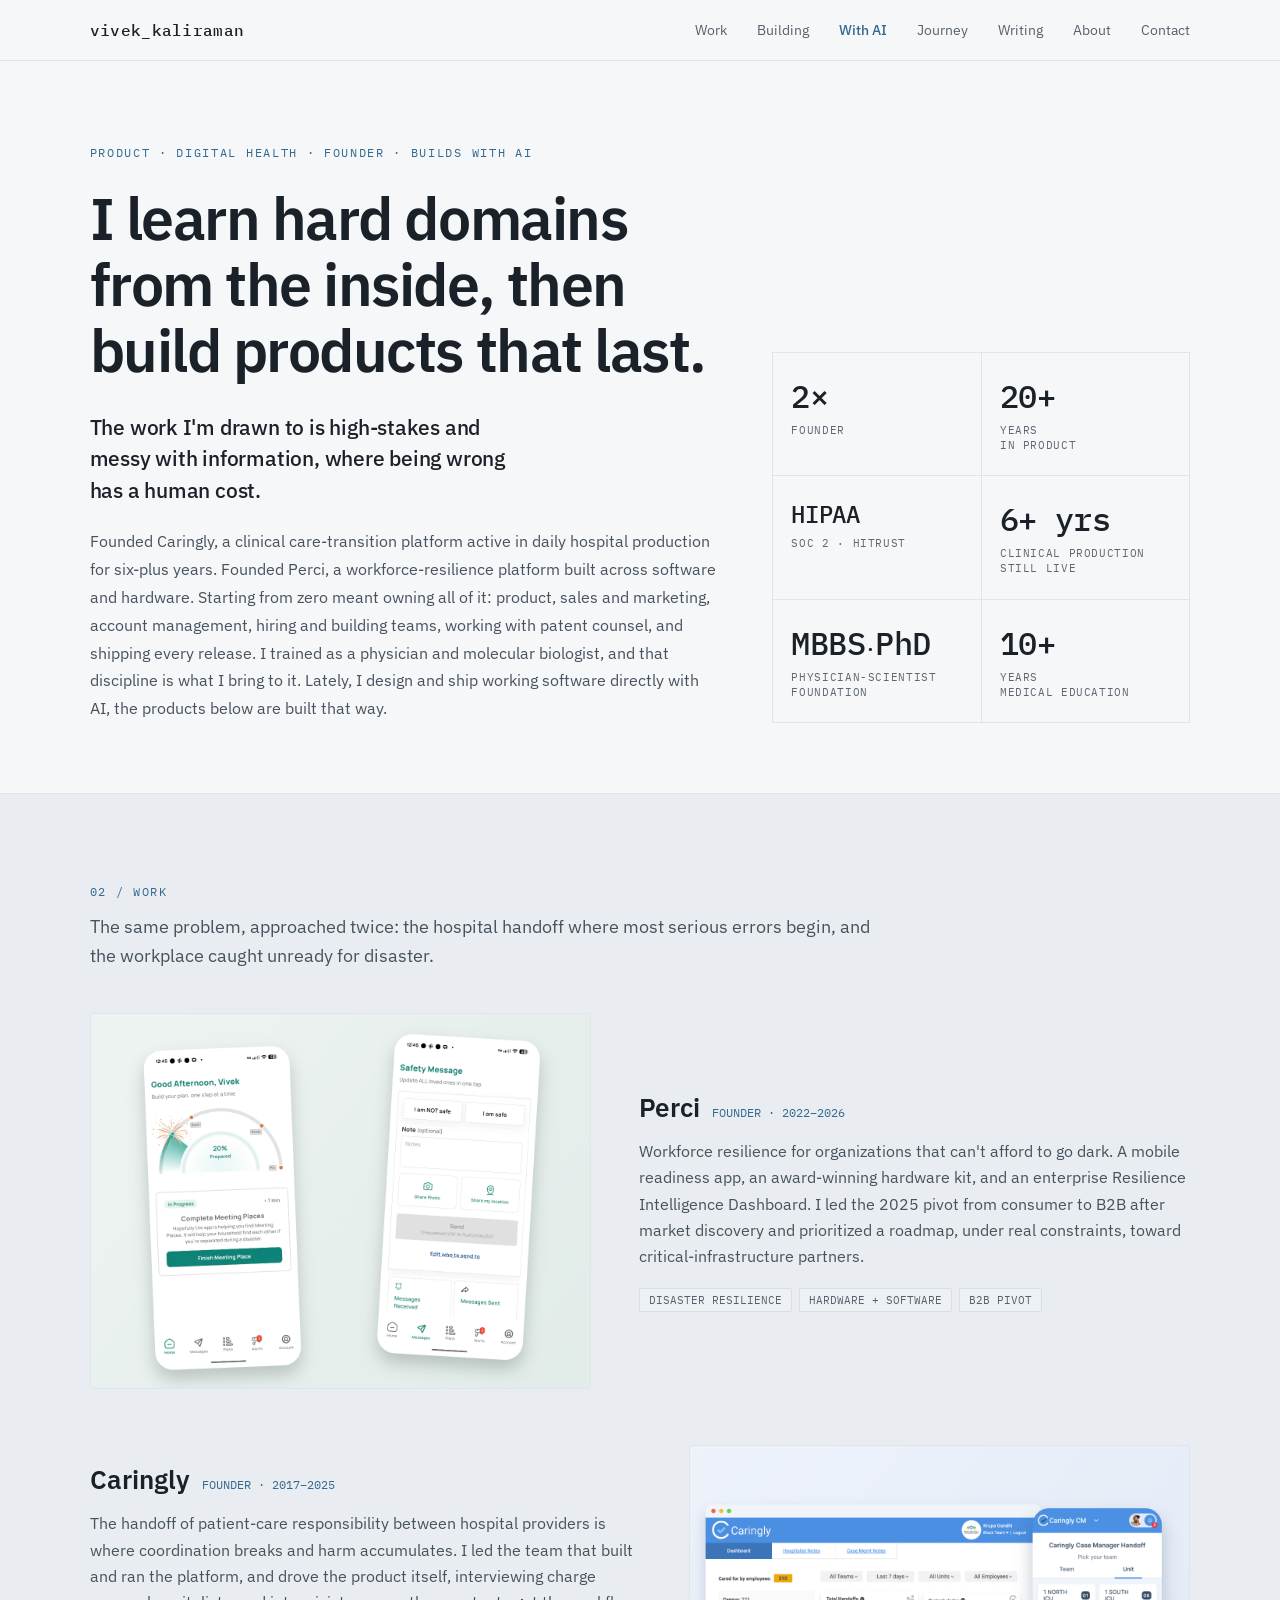
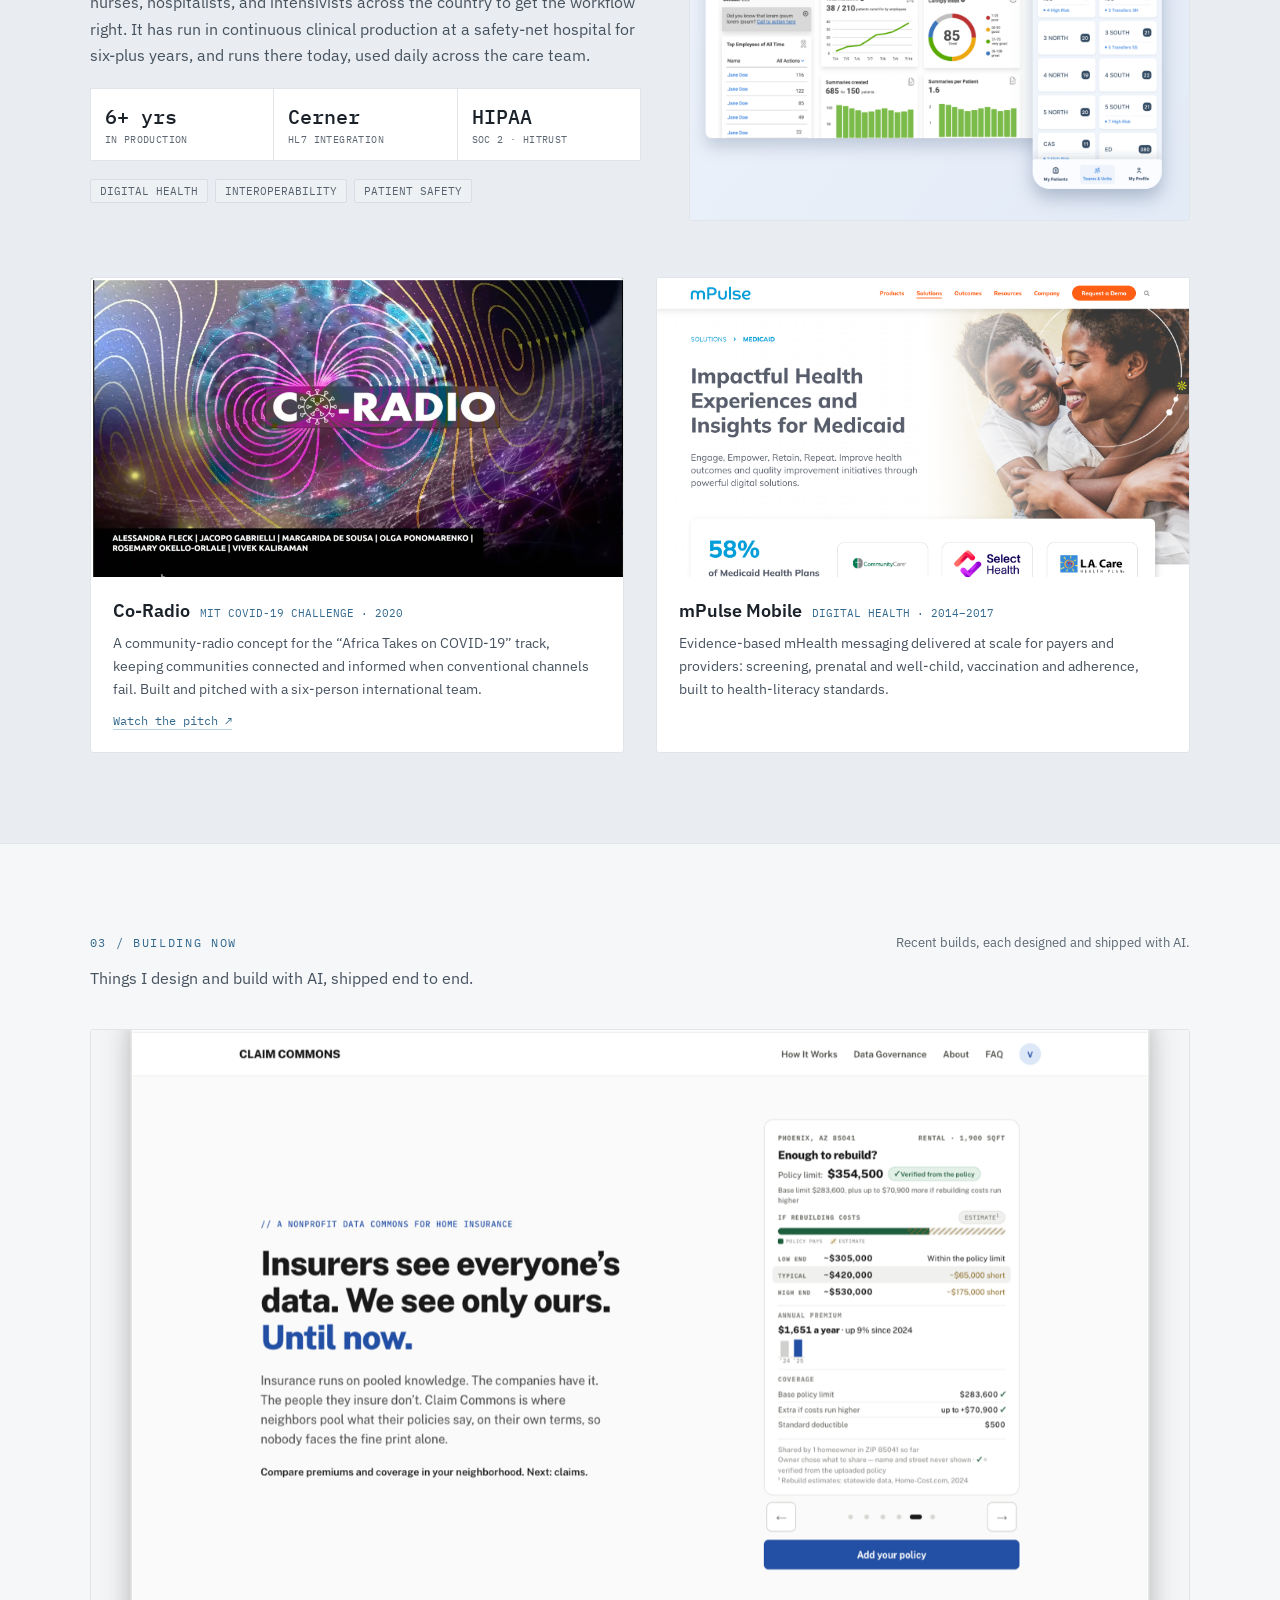
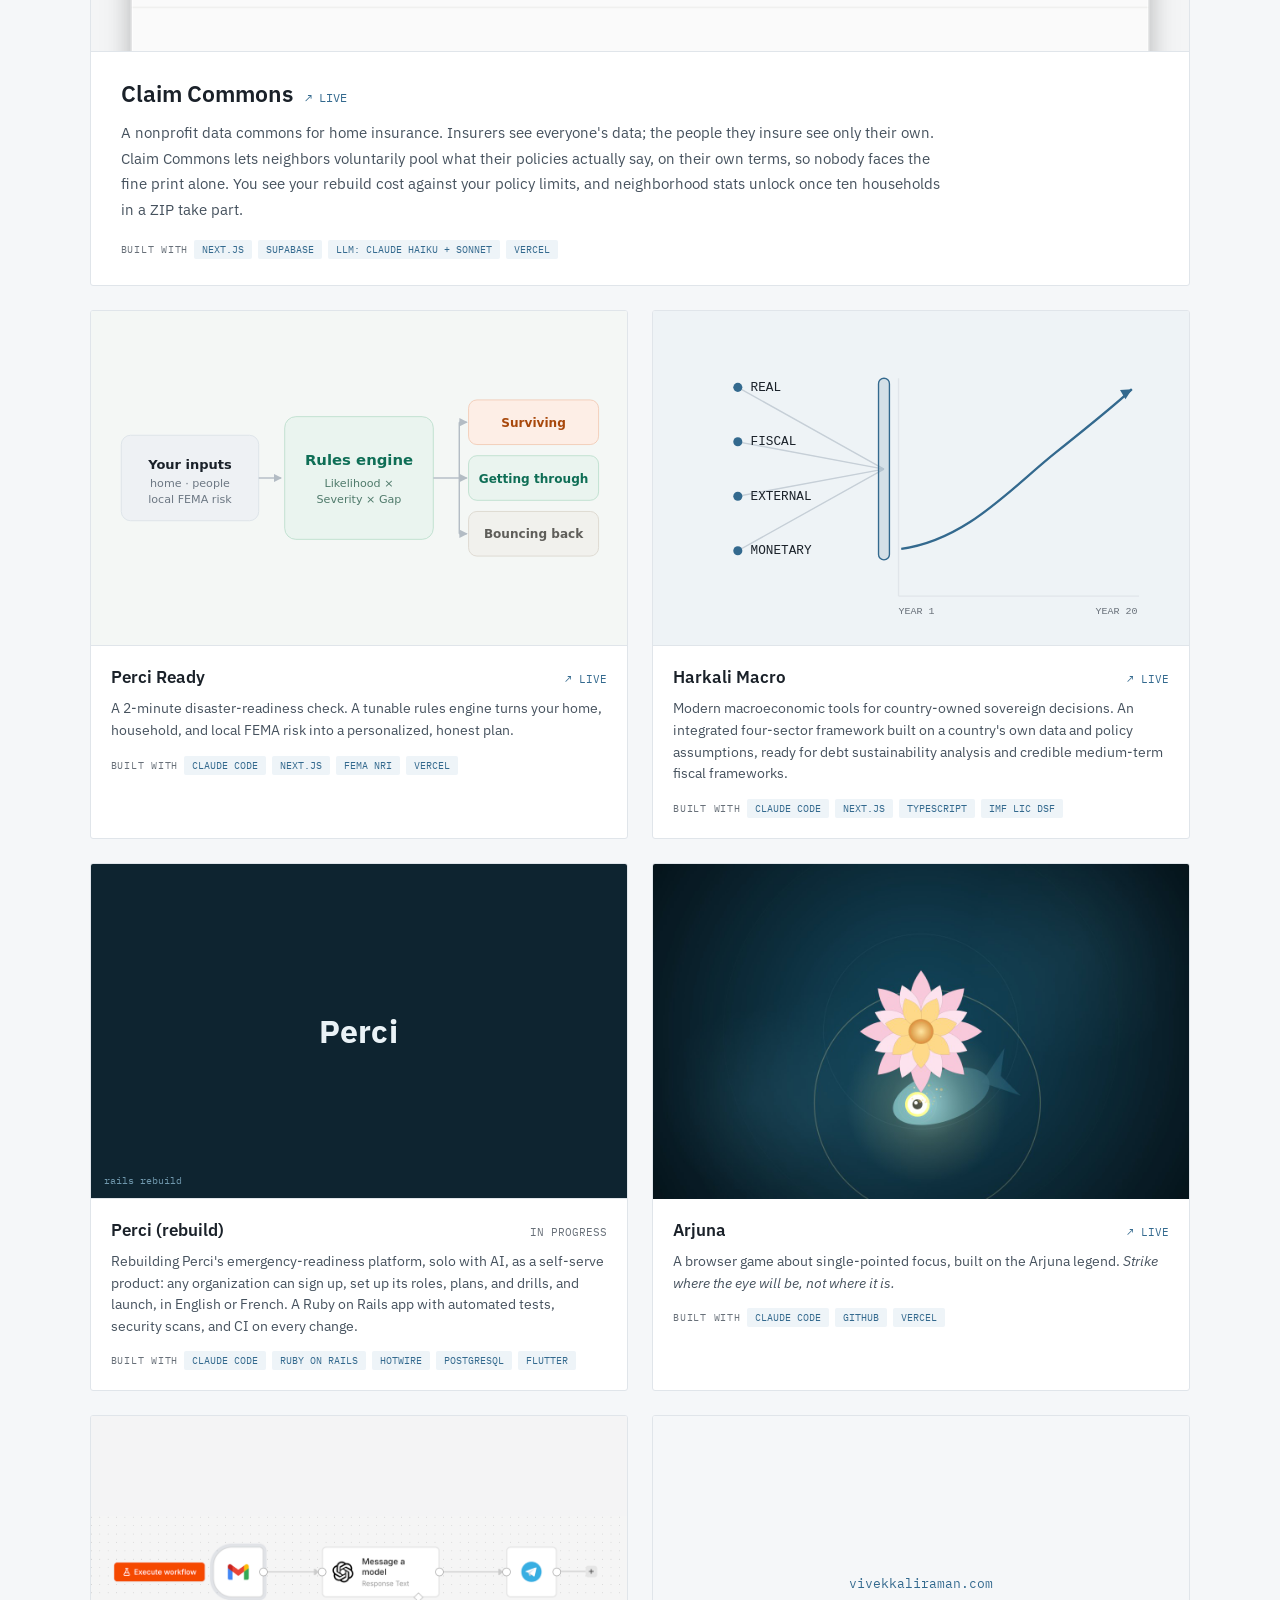
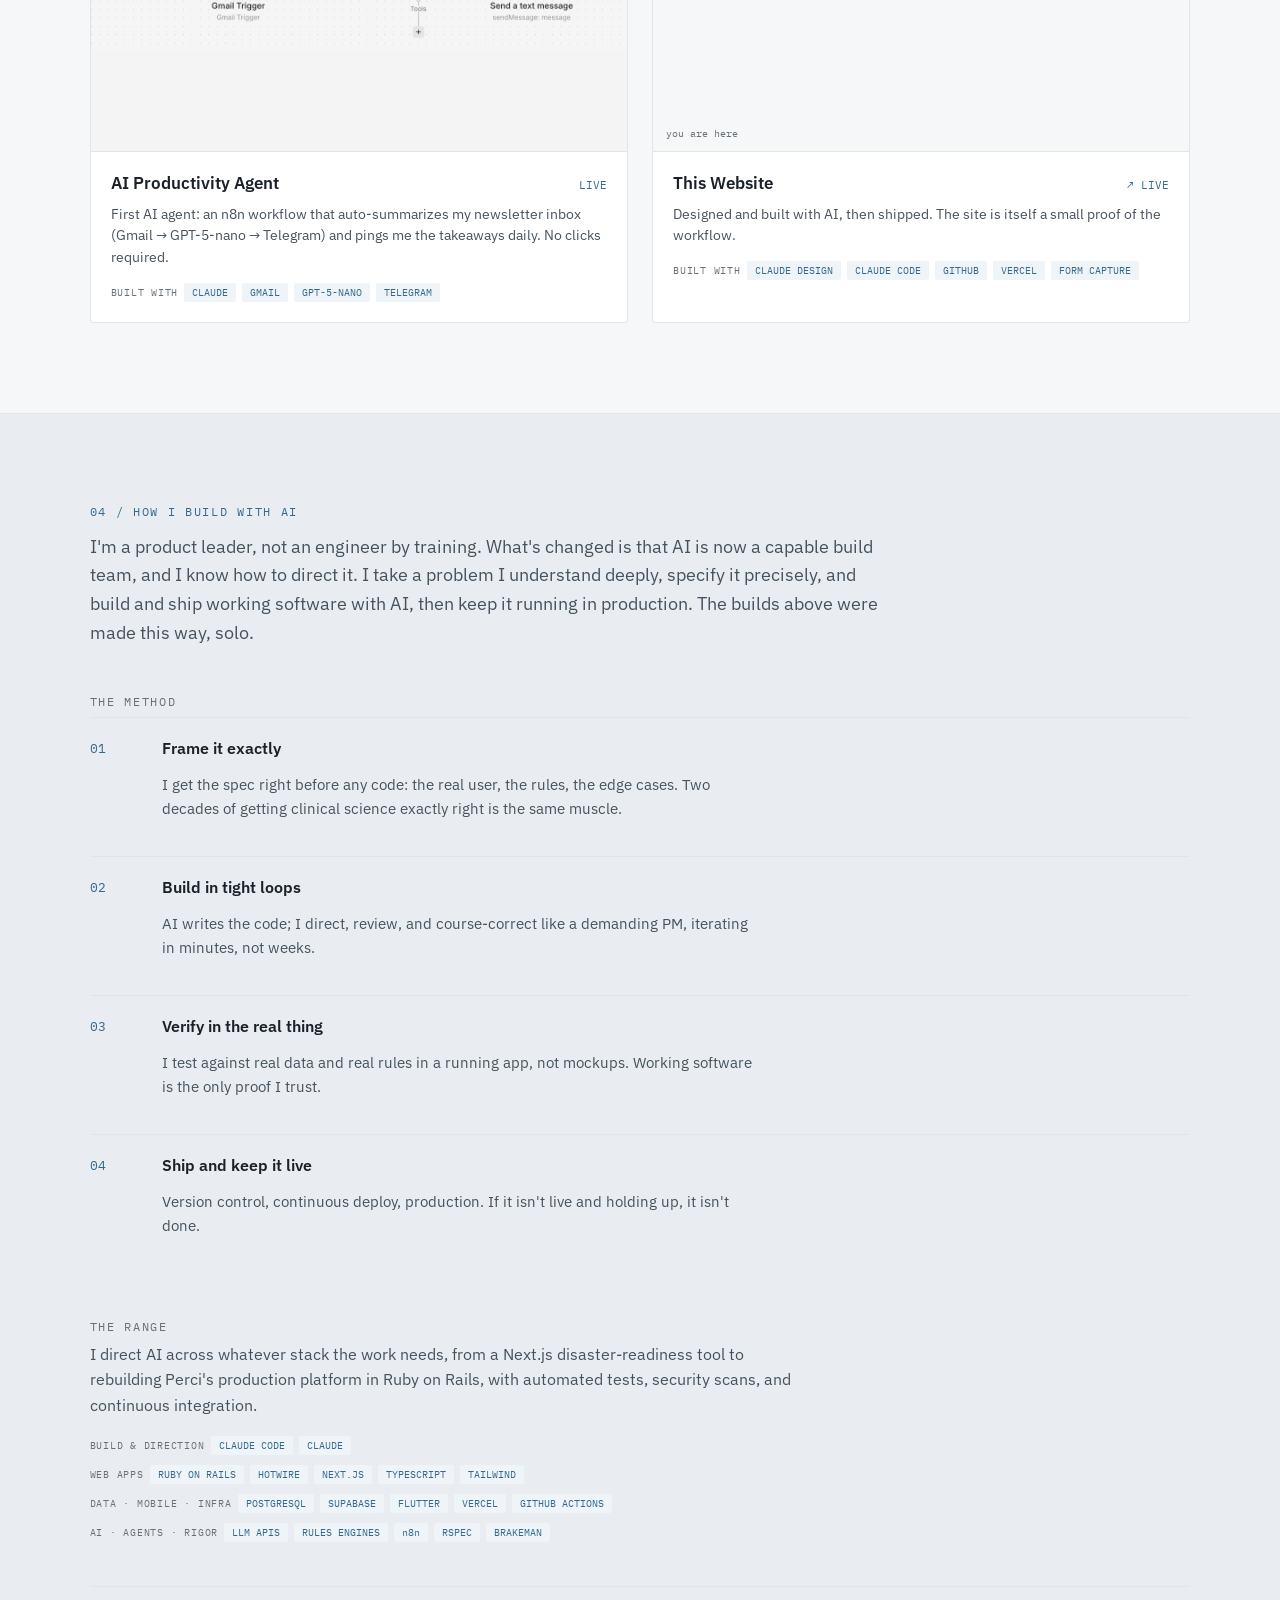
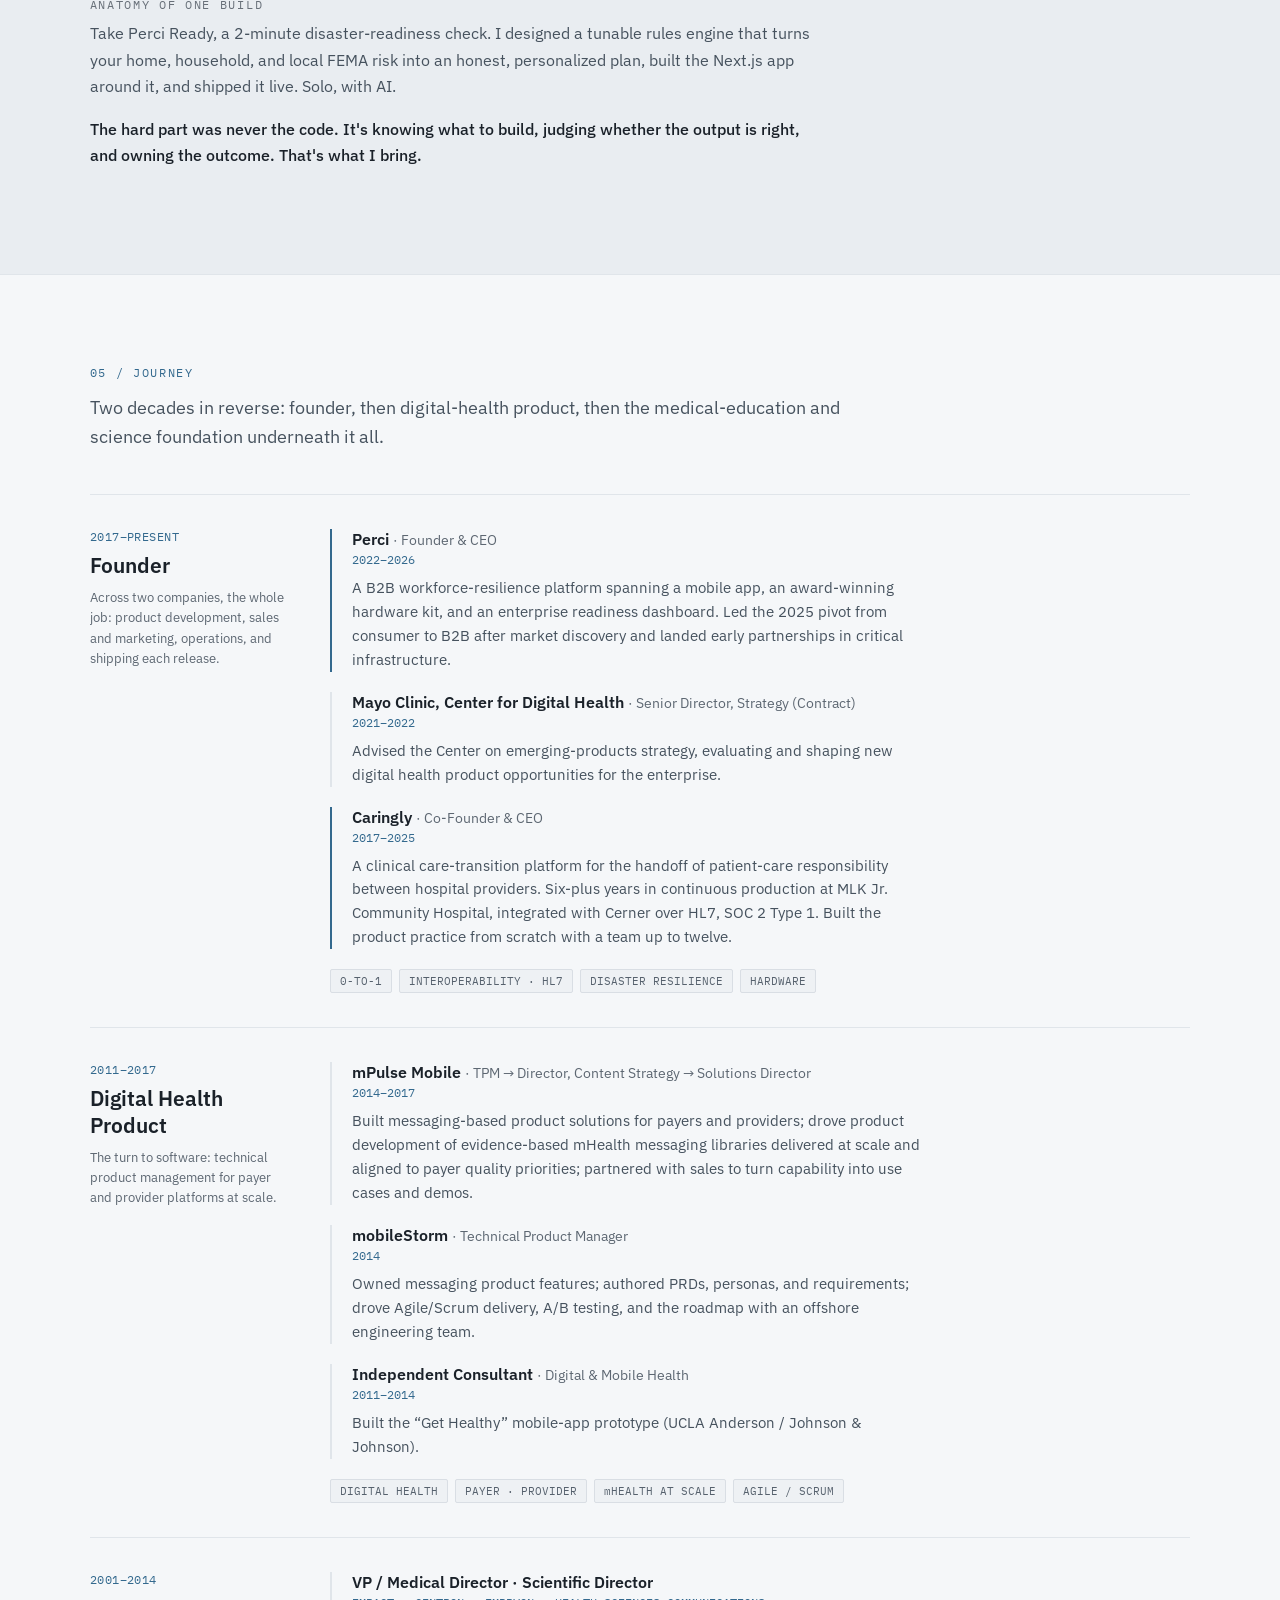
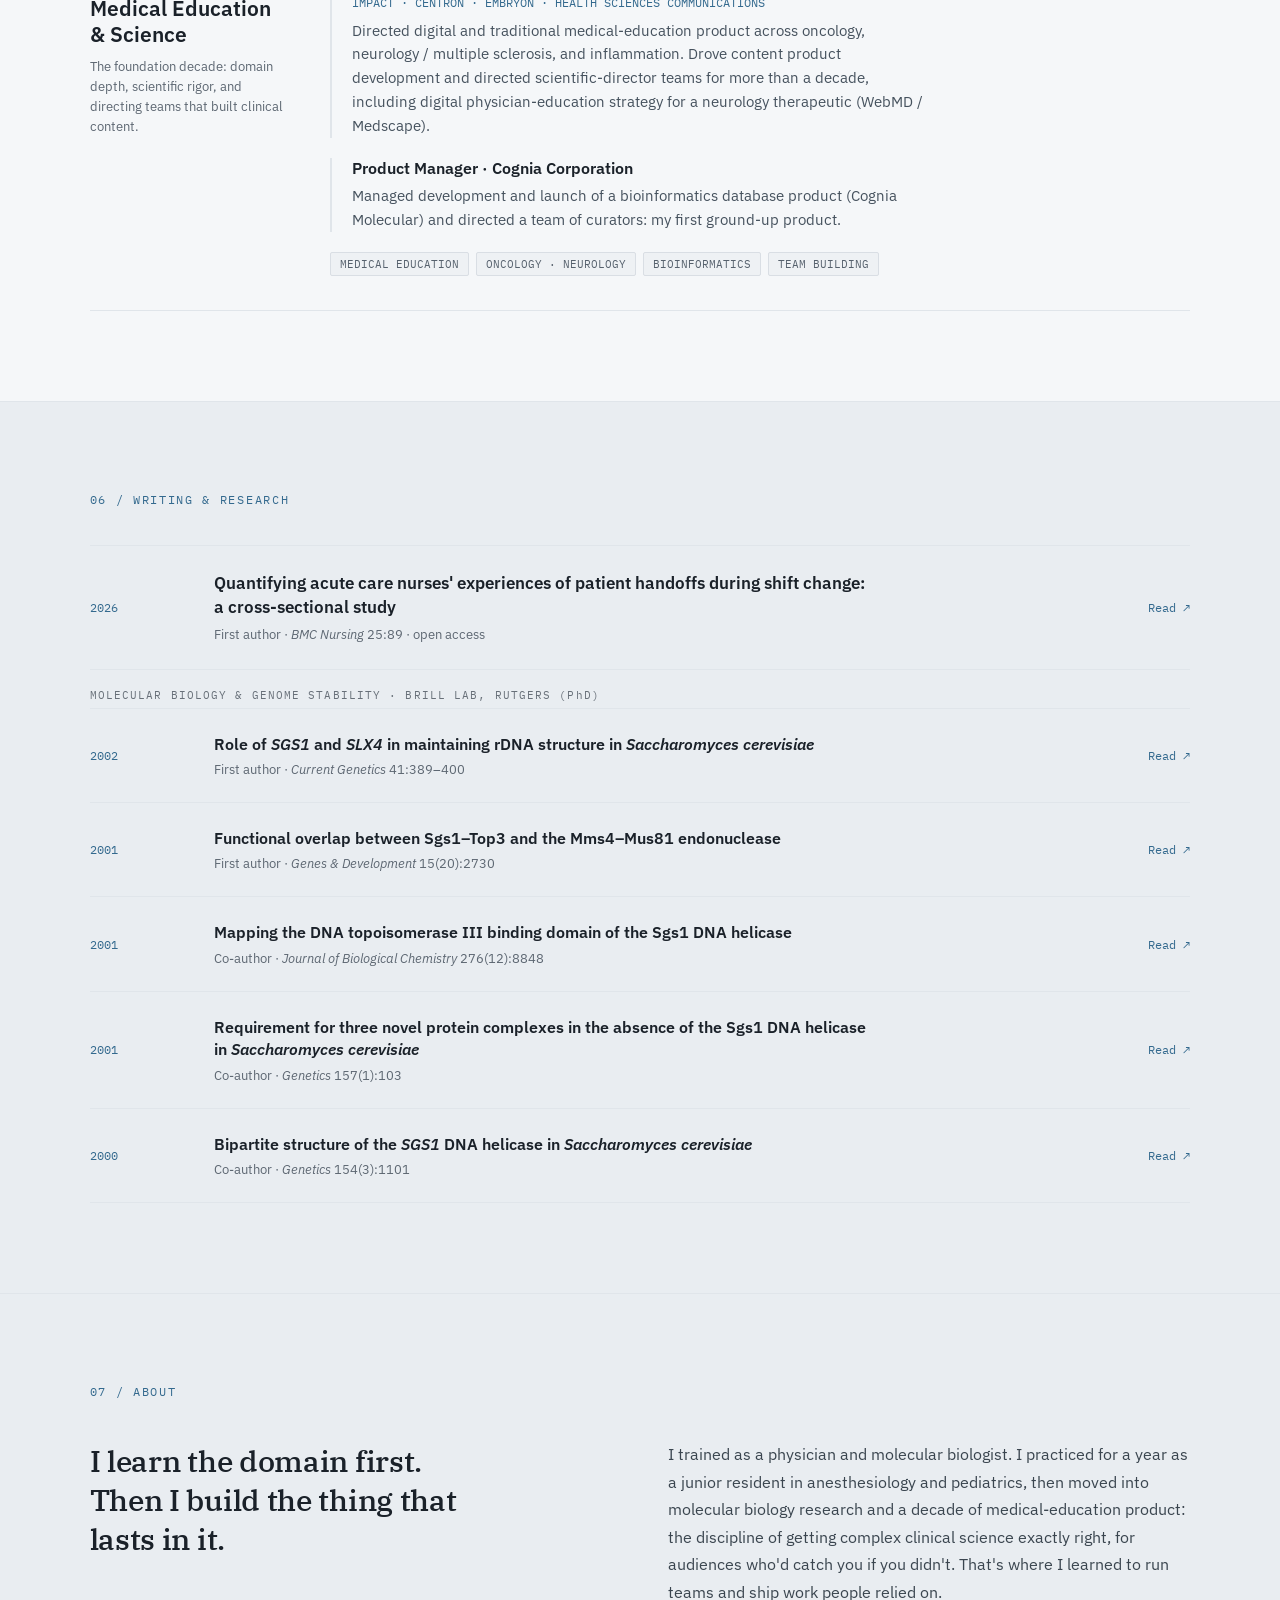
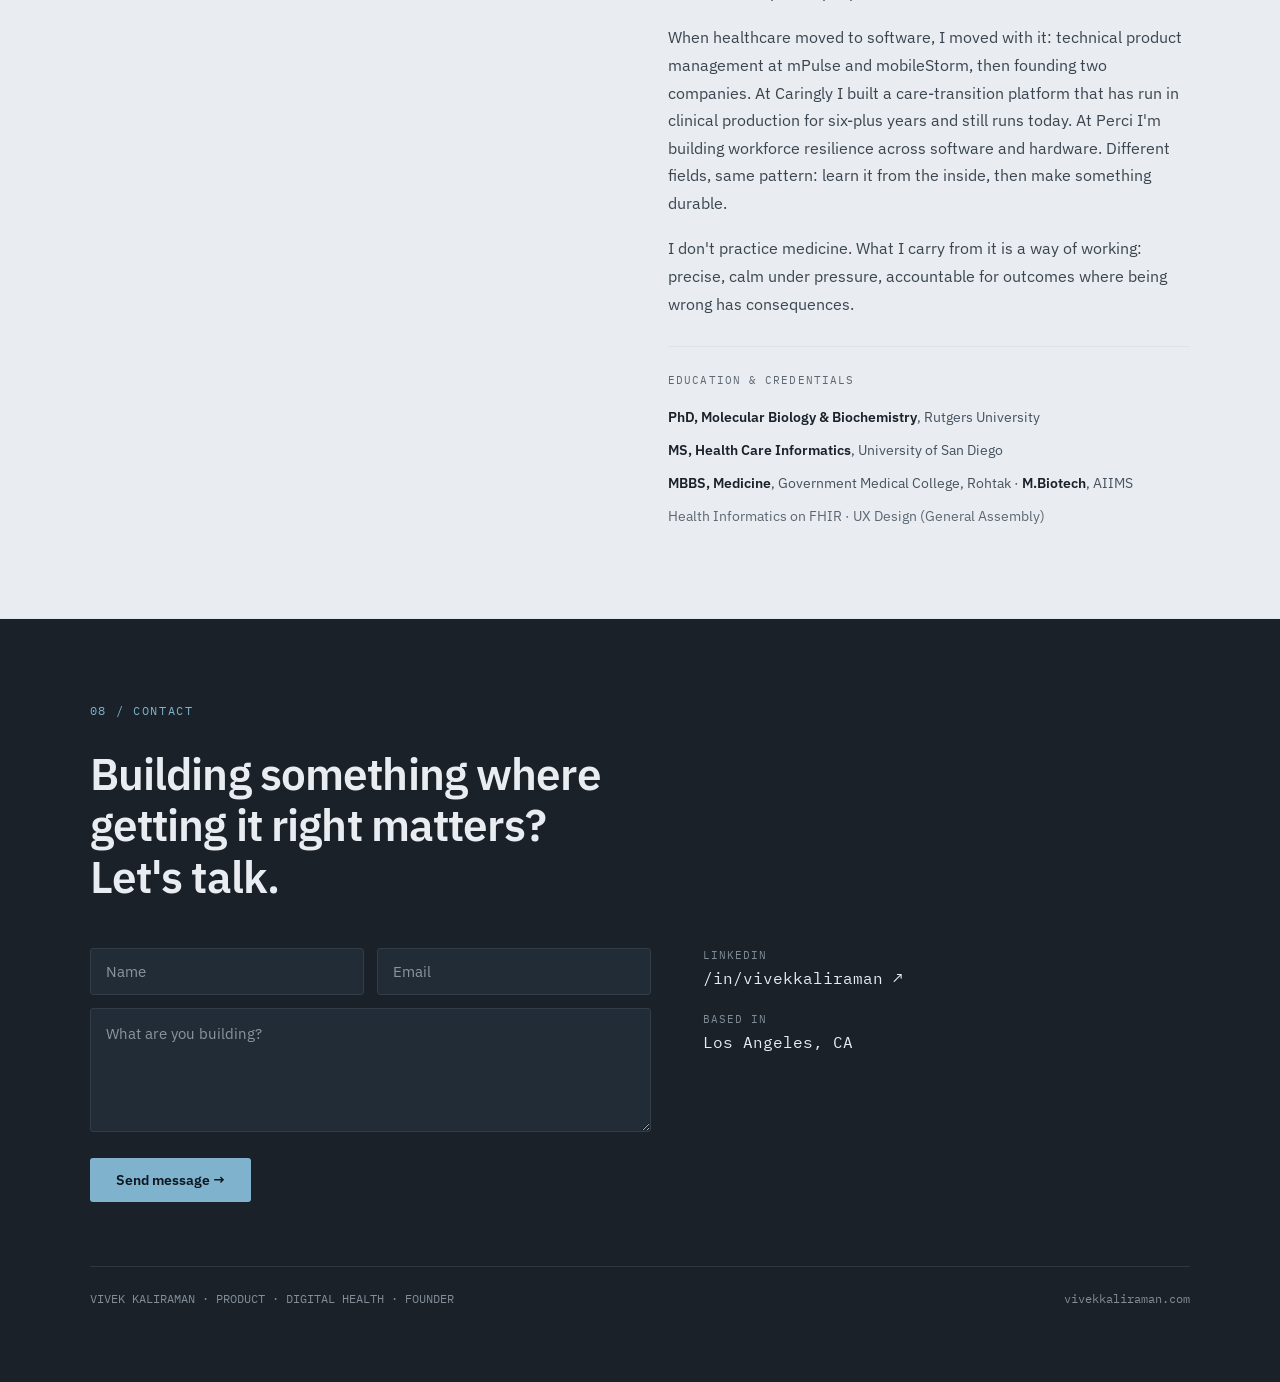
<file: index.html>
<!DOCTYPE html>
<html lang="en">
<head>
  <meta charset="utf-8">
  <meta name="viewport" content="width=device-width, initial-scale=1">
  <title>Vivek Kaliraman — Product · Digital Health · Founder · Builds with AI</title>
  <meta name="description" content="Vivek Kaliraman — physician-scientist turned product leader and 2× founder (Caringly, Perci) who now designs and ships software directly with AI.">
  <link rel="canonical" href="https://www.vivekkaliraman.com/">
  <meta name="robots" content="index, follow, max-image-preview:large">
  <meta name="author" content="Vivek Kaliraman">
  <meta name="theme-color" content="#1a2129">

  <!-- Open Graph -->
  <meta property="og:type" content="website">
  <meta property="og:site_name" content="Vivek Kaliraman">
  <meta property="og:locale" content="en_US">
  <meta property="og:title" content="Vivek Kaliraman — Product · Digital Health · Founder · Builds with AI">
  <meta property="og:description" content="Physician-scientist, product leader, and 2× founder who now designs and ships software directly with AI. Durable products in high-stakes, messy domains.">
  <meta property="og:url" content="https://www.vivekkaliraman.com/">
  <meta property="og:image" content="https://www.vivekkaliraman.com/assets/og-image.png?v=2">
  <meta property="og:image:width" content="1200">
  <meta property="og:image:height" content="630">
  <meta property="og:image:alt" content="Vivek Kaliraman — Product · Digital Health · Founder">

  <!-- Twitter -->
  <meta name="twitter:card" content="summary_large_image">
  <meta name="twitter:title" content="Vivek Kaliraman — Product · Digital Health · Founder · Builds with AI">
  <meta name="twitter:description" content="Physician-scientist, product leader, and 2× founder who now designs and ships software directly with AI. Durable products in high-stakes, messy domains.">
  <meta name="twitter:image" content="https://www.vivekkaliraman.com/assets/og-image.png?v=2">
  <meta name="twitter:image:alt" content="Vivek Kaliraman — Product · Digital Health · Founder">

  <link rel="icon" href="favicon.svg" type="image/svg+xml">

  <!-- Fonts -->
  <link rel="preconnect" href="https://fonts.googleapis.com">
  <link rel="preconnect" href="https://fonts.gstatic.com" crossorigin>
  <link href="https://fonts.googleapis.com/css2?family=IBM+Plex+Sans:wght@400;500;600;700&family=IBM+Plex+Mono:wght@400;500&family=IBM+Plex+Serif:wght@400;500&display=swap" rel="stylesheet">

  <link rel="stylesheet" href="styles.css">

  <!-- Structured data for search + AI answer engines -->
  <script type="application/ld+json">
  {
    "@context": "https://schema.org",
    "@graph": [
      {
        "@type": "Person",
        "@id": "https://www.vivekkaliraman.com/#person",
        "name": "Vivek Kaliraman",
        "url": "https://www.vivekkaliraman.com/",
        "image": "https://www.vivekkaliraman.com/assets/og-image.png",
        "jobTitle": "Product Leader & Founder",
        "description": "Physician-scientist turned product leader and 2× founder (Caringly, Perci), working across digital health, patient safety, and workforce resilience.",
        "sameAs": [
          "https://www.linkedin.com/in/vivekkaliraman"
        ],
        "knowsAbout": [
          "Digital Health",
          "Product Management",
          "Disaster Resilience",
          "Healthcare Interoperability",
          "HL7",
          "Patient Safety",
          "Molecular Biology",
          "Medical Education"
        ],
        "alumniOf": [
          { "@type": "CollegeOrUniversity", "name": "Rutgers University" },
          { "@type": "CollegeOrUniversity", "name": "University of San Diego" },
          { "@type": "CollegeOrUniversity", "name": "Government Medical College, Rohtak" },
          { "@type": "CollegeOrUniversity", "name": "All India Institute of Medical Sciences (AIIMS)" }
        ],
        "worksFor": { "@type": "Organization", "name": "Perci" }
      },
      {
        "@type": "WebSite",
        "@id": "https://www.vivekkaliraman.com/#website",
        "url": "https://www.vivekkaliraman.com/",
        "name": "Vivek Kaliraman",
        "description": "Personal portfolio of Vivek Kaliraman — product leader and 2× founder in digital health.",
        "publisher": { "@id": "https://www.vivekkaliraman.com/#person" }
      }
    ]
  }
  </script>
</head>
<body>
  <a class="skip-link" href="#main">Skip to content</a>

  <!-- ===== NAV ===== -->
  <nav class="nav" id="site-nav">
    <a href="#top" class="wordmark">vivek_kaliraman</a>
    <button class="nav-toggle" id="nav-toggle" type="button" aria-label="Open menu" aria-expanded="false" aria-controls="navlinks">
      <span class="nav-toggle-bars" aria-hidden="true"></span>
    </button>
    <div class="navlinks" id="navlinks">
      <a href="#projects">Work</a>
      <a href="#building">Building</a>
      <a href="#build-ai" class="nav-ai">With AI</a>
      <a href="#journey">Journey</a>
      <a href="#writing">Writing</a>
      <a href="#about">About</a>
      <a href="#contact">Contact</a>
    </div>
  </nav>

  <main id="main" tabindex="-1">
  <!-- ===== 01 HERO ===== -->
  <header id="top" class="hero">
    <div>
      <div class="hero-eyebrow">PRODUCT · DIGITAL HEALTH · FOUNDER · BUILDS WITH AI</div>
      <h1>I learn hard domains from the inside, then build products that last.</h1>
      <p class="hero-sub">The work I'm drawn to is high-stakes and messy with information, where being wrong has a human cost.</p>
      <p class="hero-bio">Founded Caringly, a clinical care-transition platform active in daily hospital production for six-plus years. Founded Perci, a workforce-resilience platform built across software and hardware. Starting from zero meant owning all of it: product, sales and marketing, account management, hiring and building teams, working with patent counsel, and shipping every release. I trained as a physician and molecular biologist, and that discipline is what I bring to it. Lately, I design and ship working software directly with AI, the products below are built that way.</p>
    </div>
    <!-- facts -->
    <div class="stats">
      <div class="stat">
        <div class="stat-num">2×</div>
        <div class="stat-label">FOUNDER</div>
      </div>
      <div class="stat">
        <div class="stat-num">20+</div>
        <div class="stat-label">YEARS<br>IN PRODUCT</div>
      </div>
      <div class="stat">
        <div class="stat-num sm">HIPAA</div>
        <div class="stat-label">SOC 2 · HITRUST</div>
      </div>
      <div class="stat">
        <div class="stat-num">6+ yrs</div>
        <div class="stat-label">CLINICAL PRODUCTION<br>STILL LIVE</div>
      </div>
      <div class="stat">
        <div class="stat-num">MBBS<span class="mid">·</span>PhD</div>
        <div class="stat-label">PHYSICIAN-SCIENTIST<br>FOUNDATION</div>
      </div>
      <div class="stat">
        <div class="stat-num">10+</div>
        <div class="stat-label">YEARS<br>MEDICAL EDUCATION</div>
      </div>
    </div>
  </header>

  <!-- ===== 02 WORK ===== -->
  <section id="projects" class="section band">
    <div style="margin-bottom:14px;"><h2 class="eyebrow">02 / WORK</h2></div>
    <p class="section-intro">The same problem, approached twice: the hospital handoff where most serious errors begin, and the workplace caught unready for disaster.</p>

    <!-- PERCI -->
    <div class="project perci">
      <div class="shot perci" role="img" aria-label="Two Perci mobile screens on a teal tint"></div>
      <div>
        <div class="project-head">
          <div class="project-title">Perci</div>
          <div class="project-meta">FOUNDER · 2022–2026</div>
        </div>
        <p class="project-body">Workforce resilience for organizations that can't afford to go dark. A mobile readiness app, an award-winning hardware kit, and an enterprise Resilience Intelligence Dashboard. I led the 2025 pivot from consumer to B2B after market discovery and prioritized a roadmap, under real constraints, toward critical-infrastructure partners.</p>
        <div class="tags">
          <span class="tag">DISASTER RESILIENCE</span>
          <span class="tag">HARDWARE + SOFTWARE</span>
          <span class="tag">B2B PIVOT</span>
        </div>
      </div>
    </div>

    <!-- CARINGLY -->
    <div class="project caringly">
      <div>
        <div class="project-head">
          <div class="project-title">Caringly</div>
          <div class="project-meta">FOUNDER · 2017–2025</div>
        </div>
        <p class="project-body">The handoff of patient-care responsibility between hospital providers is where coordination breaks and harm accumulates. I led the team that built and ran the platform, and drove the product itself, interviewing charge nurses, hospitalists, and intensivists across the country to get the workflow right. It has run in continuous clinical production at a safety-net hospital for six-plus years, and runs there today, used daily across the care team.</p>
        <div class="ministats">
          <div class="ministat"><div class="ministat-num">6+ yrs</div><div class="ministat-label">IN PRODUCTION</div></div>
          <div class="ministat"><div class="ministat-num">Cerner</div><div class="ministat-label">HL7 INTEGRATION</div></div>
          <div class="ministat"><div class="ministat-num">HIPAA</div><div class="ministat-label">SOC 2 · HITRUST</div></div>
        </div>
        <div class="tags">
          <span class="tag">DIGITAL HEALTH</span>
          <span class="tag">INTEROPERABILITY</span>
          <span class="tag">PATIENT SAFETY</span>
        </div>
      </div>
      <div class="shot caringly" role="img" aria-label="Caringly analytics dashboard and case-manager mobile app"></div>
    </div>

    <!-- TWO SMALL: Co-Radio + mPulse -->
    <div class="small-cards">
      <div class="card">
        <a href="https://www.youtube.com/watch?v=twT2js5BNek" target="_blank" rel="noopener" class="card-media coradio" aria-label="Watch the Co-Radio pitch on YouTube"></a>
        <div class="card-body">
          <div class="card-head">
            <div class="card-title">Co-Radio</div>
            <div class="card-meta">MIT COVID-19 CHALLENGE · 2020</div>
          </div>
          <p class="card-text">A community-radio concept for the “Africa Takes on COVID-19” track, keeping communities connected and informed when conventional channels fail. Built and pitched with a six-person international team.</p>
          <a href="https://www.youtube.com/watch?v=twT2js5BNek" target="_blank" rel="noopener" class="read-link">Watch the pitch ↗</a>
        </div>
      </div>
      <div class="card">
        <div class="card-media mpulse" role="img" aria-label="mPulse Mobile Medicaid marketing hero"></div>
        <div class="card-body">
          <div class="card-head">
            <div class="card-title">mPulse Mobile</div>
            <div class="card-meta">DIGITAL HEALTH · 2014–2017</div>
          </div>
          <p class="card-text">Evidence-based mHealth messaging delivered at scale for payers and providers: screening, prenatal and well-child, vaccination and adherence, built to health-literacy standards.</p>
        </div>
      </div>
    </div>
  </section>

  <!-- ===== 03 BUILDING NOW ===== -->
  <section id="building" class="section">
    <div class="building-head">
      <h2 class="eyebrow">03 / BUILDING NOW</h2>
      <div class="building-caption">Recent builds, each designed and shipped with AI.</div>
    </div>
    <p class="building-lead">Things I design and build with AI, shipped end to end.</p>
    <!-- Claim Commons (featured) -->
    <a href="https://claimcommons.org/" target="_blank" rel="noopener" class="feature-build">
      <div class="feature-banner">
        <img src="assets/claimcommons-hero.png" alt="Claim Commons homepage: 'Insurers see everyone's data. We see only ours. Until now.' beside a sample policy card showing rebuild cost against coverage" loading="lazy" width="1400" height="792">
      </div>
      <div class="feature-body">
        <div class="feature-head">
          <div class="feature-title">Claim Commons</div>
          <div class="feature-meta">↗ LIVE</div>
        </div>
        <p class="feature-text">A nonprofit data commons for home insurance. Insurers see everyone's data; the people they insure see only their own. Claim Commons lets neighbors voluntarily pool what their policies actually say, on their own terms, so nobody faces the fine print alone. You see your rebuild cost against your policy limits, and neighborhood stats unlock once ten households in a ZIP take part.</p>
        <div class="built-with">
          <span class="built-with-label">BUILT WITH</span>
          <span class="pill">NEXT.JS</span>
          <span class="pill">SUPABASE</span>
          <span class="pill">LLM: CLAUDE HAIKU + SONNET</span>
          <span class="pill">VERCEL</span>
        </div>
      </div>
    </a>
    <div class="g-3">
      <!-- Perci Ready -->
      <a href="https://perciready.com/check" target="_blank" rel="noopener" class="build-card">
        <div class="build-hero perci">
          <img src="assets/perci-engine.svg" alt="Perci Ready rules engine: your inputs flow through the engine into three result tiers, surviving, getting through, and bouncing back" class="perci-shot" loading="lazy" width="560" height="340">
        </div>
        <div class="build-body">
          <div class="build-card-head">
            <div class="build-card-title">Perci Ready</div>
            <div class="build-card-status">↗ LIVE</div>
          </div>
          <p class="build-text">A 2-minute disaster-readiness check. A tunable rules engine turns your home, household, and local FEMA risk into a personalized, honest plan.</p>
          <div class="built-with">
            <span class="built-with-label">BUILT WITH</span>
            <span class="pill">CLAUDE CODE</span>
            <span class="pill">NEXT.JS</span>
            <span class="pill">FEMA NRI</span>
            <span class="pill">VERCEL</span>
          </div>
        </div>
      </a>
      <!-- Harkali Macro -->
      <a href="https://harkalimacro.com/" target="_blank" rel="noopener" class="build-card">
        <div class="build-hero harkali">
          <svg class="harkali-shot" viewBox="0 0 560 340" xmlns="http://www.w3.org/2000/svg" role="img" aria-label="Four sectors, real, fiscal, external and monetary, feeding a 20-year upward projection">
            <g stroke="#c6cfd7" stroke-width="1.5" fill="none">
              <path d="M78 70 L239 160"/>
              <path d="M78 130 L239 160"/>
              <path d="M78 190 L239 160"/>
              <path d="M78 250 L239 160"/>
            </g>
            <g fill="#33698e">
              <circle cx="78" cy="70" r="5"/>
              <circle cx="78" cy="130" r="5"/>
              <circle cx="78" cy="190" r="5"/>
              <circle cx="78" cy="250" r="5"/>
            </g>
            <g fill="#1a2129" font-family="monospace" font-size="14" dominant-baseline="middle">
              <text x="92" y="70">REAL</text>
              <text x="92" y="130">FISCAL</text>
              <text x="92" y="190">EXTERNAL</text>
              <text x="92" y="250">MONETARY</text>
            </g>
            <rect x="233" y="60" width="12" height="200" rx="6" fill="#33698e" fill-opacity="0.14" stroke="#33698e" stroke-width="1.5"/>
            <line x1="255" y1="300" x2="520" y2="300" stroke="#e0e5ea" stroke-width="1.5"/>
            <line x1="255" y1="300" x2="255" y2="60" stroke="#e0e5ea" stroke-width="1.5"/>
            <path d="M258 248 C 330 238, 378 182, 428 142 S 498 86, 512 72" fill="none" stroke="#33698e" stroke-width="2.5"/>
            <path d="M512 72 l -13 1 l 6 10 z" fill="#33698e"/>
            <g fill="#687079" font-family="monospace" font-size="11">
              <text x="255" y="320">YEAR 1</text>
              <text x="472" y="320">YEAR 20</text>
            </g>
          </svg>
        </div>
        <div class="build-body">
          <div class="build-card-head">
            <div class="build-card-title">Harkali Macro</div>
            <div class="build-card-status">↗ LIVE</div>
          </div>
          <p class="build-text">Modern macroeconomic tools for country-owned sovereign decisions. An integrated four-sector framework built on a country's own data and policy assumptions, ready for debt sustainability analysis and credible medium-term fiscal frameworks.</p>
          <div class="built-with">
            <span class="built-with-label">BUILT WITH</span>
            <span class="pill">CLAUDE CODE</span>
            <span class="pill">NEXT.JS</span>
            <span class="pill">TYPESCRIPT</span>
            <span class="pill">IMF LIC DSF</span>
          </div>
        </div>
      </a>
      <!-- Perci (rebuild) -->
      <div class="build-card">
        <div class="build-hero perci-rebuild">
          <div class="rebuild-word">Perci</div>
          <span class="build-hero-caption">rails rebuild</span>
        </div>
        <div class="build-body">
          <div class="build-card-head">
            <div class="build-card-title">Perci (rebuild)</div>
            <div class="build-card-status soon">IN PROGRESS</div>
          </div>
          <p class="build-text">Rebuilding Perci's emergency-readiness platform, solo with AI, as a self-serve product: any organization can sign up, set up its roles, plans, and drills, and launch, in English or French. A Ruby on Rails app with automated tests, security scans, and CI on every change.</p>
          <div class="built-with">
            <span class="built-with-label">BUILT WITH</span>
            <span class="pill">CLAUDE CODE</span>
            <span class="pill">RUBY ON RAILS</span>
            <span class="pill">HOTWIRE</span>
            <span class="pill">POSTGRESQL</span>
            <span class="pill">FLUTTER</span>
          </div>
        </div>
      </div>
      <!-- Arjuna -->
      <a href="https://arjuna-focus.vercel.app/" target="_blank" rel="noopener" class="build-card">
        <div class="build-hero arjuna">
          <img src="assets/arjuna-game.jpg" alt="Arjuna game: a bloomed pink and gold lotus above the fish-eye target on a dark radar field" class="arjuna-shot" loading="lazy" width="1280" height="800">
        </div>
        <div class="build-body">
          <div class="build-card-head">
            <div class="build-card-title">Arjuna</div>
            <div class="build-card-status">↗ LIVE</div>
          </div>
          <p class="build-text">A browser game about single-pointed focus, built on the Arjuna legend. <em>Strike where the eye will be, not where it is.</em></p>
          <div class="built-with">
            <span class="built-with-label">BUILT WITH</span>
            <span class="pill">CLAUDE CODE</span>
            <span class="pill">GITHUB</span>
            <span class="pill">VERCEL</span>
          </div>
        </div>
      </a>
      <!-- AI agent -->
      <div class="build-card">
        <div class="build-hero agent">
          <img src="assets/ai-agent-workflow.png" alt="n8n workflow: Gmail Trigger → Message a model (GPT-5-nano) → Send a Telegram message" class="agent-shot" loading="lazy" width="1200" height="301">
        </div>
        <div class="build-body">
          <div class="build-card-head">
            <div class="build-card-title">AI Productivity Agent</div>
            <div class="build-card-status">LIVE</div>
          </div>
          <p class="build-text">First AI agent: an n8n workflow that auto-summarizes my newsletter inbox (Gmail → GPT-5-nano → Telegram) and pings me the takeaways daily. No clicks required.</p>
          <div class="built-with">
            <span class="built-with-label">BUILT WITH</span>
            <span class="pill">CLAUDE</span>
            <span class="pill">GMAIL</span>
            <span class="pill">GPT-5-NANO</span>
            <span class="pill">TELEGRAM</span>
          </div>
        </div>
      </div>
      <!-- This site -->
      <div class="build-card">
        <div class="build-hero site">
          <div class="site-url">vivekkaliraman.com</div>
          <span class="build-hero-caption">you are here</span>
        </div>
        <div class="build-body">
          <div class="build-card-head">
            <div class="build-card-title">This Website</div>
            <div class="build-card-status">↗ LIVE</div>
          </div>
          <p class="build-text">Designed and built with AI, then shipped. The site is itself a small proof of the workflow.</p>
          <div class="built-with">
            <span class="built-with-label">BUILT WITH</span>
            <span class="pill">CLAUDE DESIGN</span>
            <span class="pill">CLAUDE CODE</span>
            <span class="pill">GITHUB</span>
            <span class="pill">VERCEL</span>
            <span class="pill">FORM CAPTURE</span>
          </div>
        </div>
      </div>
    </div>
  </section>

  <!-- ===== 04 HOW I BUILD WITH AI ===== -->
  <section id="build-ai" class="section band">
    <div style="margin-bottom:14px;"><h2 class="eyebrow">04 / HOW I BUILD WITH AI</h2></div>
    <p class="section-intro">I'm a product leader, not an engineer by training. What's changed is that AI is now a capable build team, and I know how to direct it. I take a problem I understand deeply, specify it precisely, and build and ship working software with AI, then keep it running in production. The builds above were made this way, solo.</p>

    <div class="build-ai-sub">THE METHOD</div>
    <div class="method">
      <div class="method-step">
        <div class="method-num">01</div>
        <div>
          <div class="method-title">Frame it exactly</div>
          <p class="method-body">I get the spec right before any code: the real user, the rules, the edge cases. Two decades of getting clinical science exactly right is the same muscle.</p>
        </div>
      </div>
      <div class="method-step">
        <div class="method-num">02</div>
        <div>
          <div class="method-title">Build in tight loops</div>
          <p class="method-body">AI writes the code; I direct, review, and course-correct like a demanding PM, iterating in minutes, not weeks.</p>
        </div>
      </div>
      <div class="method-step">
        <div class="method-num">03</div>
        <div>
          <div class="method-title">Verify in the real thing</div>
          <p class="method-body">I test against real data and real rules in a running app, not mockups. Working software is the only proof I trust.</p>
        </div>
      </div>
      <div class="method-step">
        <div class="method-num">04</div>
        <div>
          <div class="method-title">Ship and keep it live</div>
          <p class="method-body">Version control, continuous deploy, production. If it isn't live and holding up, it isn't done.</p>
        </div>
      </div>
    </div>

    <div class="build-ai-sub">THE RANGE</div>
    <p class="range-line">I direct AI across whatever stack the work needs, from a Next.js disaster-readiness tool to rebuilding Perci's production platform in Ruby on Rails, with automated tests, security scans, and continuous integration.</p>
    <div class="range-rows">
      <div class="built-with range-row">
        <span class="built-with-label">BUILD &amp; DIRECTION</span>
        <span class="pill">CLAUDE CODE</span>
        <span class="pill">CLAUDE</span>
      </div>
      <div class="built-with range-row">
        <span class="built-with-label">WEB APPS</span>
        <span class="pill">RUBY ON RAILS</span>
        <span class="pill">HOTWIRE</span>
        <span class="pill">NEXT.JS</span>
        <span class="pill">TYPESCRIPT</span>
        <span class="pill">TAILWIND</span>
      </div>
      <div class="built-with range-row">
        <span class="built-with-label">DATA · MOBILE · INFRA</span>
        <span class="pill">POSTGRESQL</span>
        <span class="pill">SUPABASE</span>
        <span class="pill">FLUTTER</span>
        <span class="pill">VERCEL</span>
        <span class="pill">GITHUB ACTIONS</span>
      </div>
      <div class="built-with range-row">
        <span class="built-with-label">AI · AGENTS · RIGOR</span>
        <span class="pill">LLM APIS</span>
        <span class="pill">RULES ENGINES</span>
        <span class="pill">n8n</span>
        <span class="pill">RSPEC</span>
        <span class="pill">BRAKEMAN</span>
      </div>
    </div>

    <div class="anatomy-wrap">
      <div class="build-ai-sub" style="margin-top:0;">ANATOMY OF ONE BUILD</div>
      <p class="anatomy-body">Take Perci Ready, a 2-minute disaster-readiness check. I designed a tunable rules engine that turns your home, household, and local FEMA risk into an honest, personalized plan, built the Next.js app around it, and shipped it live. Solo, with AI.</p>
      <p class="anatomy-close">The hard part was never the code. It's knowing what to build, judging whether the output is right, and owning the outcome. That's what I bring.</p>
    </div>
  </section>

  <!-- ===== 05 JOURNEY ===== -->
  <section id="journey" class="section">
    <div style="margin-bottom:14px;"><h2 class="eyebrow">05 / JOURNEY</h2></div>
    <p class="section-intro">Two decades in reverse: founder, then digital-health product, then the medical-education and science foundation underneath it all.</p>

    <!-- ERA: FOUNDER -->
    <div class="era">
      <div>
        <div class="era-period">2017–PRESENT</div>
        <div class="era-title">Founder</div>
        <div class="era-desc">Across two companies, the whole job: product development, sales and marketing, operations, and shipping each release.</div>
      </div>
      <div class="roles">
        <div class="role headline">
          <div class="role-title">Perci <span class="role-org">· Founder &amp; CEO</span></div>
          <div class="role-date">2022–2026</div>
          <p class="role-body">A B2B workforce-resilience platform spanning a mobile app, an award-winning hardware kit, and an enterprise readiness dashboard. Led the 2025 pivot from consumer to B2B after market discovery and landed early partnerships in critical infrastructure.</p>
        </div>
        <div class="role">
          <div class="role-title">Mayo Clinic, Center for Digital Health <span class="role-org">· Senior Director, Strategy (Contract)</span></div>
          <div class="role-date">2021–2022</div>
          <p class="role-body">Advised the Center on emerging-products strategy, evaluating and shaping new digital health product opportunities for the enterprise.</p>
        </div>
        <div class="role headline">
          <div class="role-title">Caringly <span class="role-org">· Co-Founder &amp; CEO</span></div>
          <div class="role-date">2017–2025</div>
          <p class="role-body">A clinical care-transition platform for the handoff of patient-care responsibility between hospital providers. Six-plus years in continuous production at MLK Jr. Community Hospital, integrated with Cerner over HL7, SOC 2 Type 1. Built the product practice from scratch with a team up to twelve.</p>
        </div>
        <div class="tags">
          <span class="tag">0-TO-1</span>
          <span class="tag">INTEROPERABILITY · HL7</span>
          <span class="tag">DISASTER RESILIENCE</span>
          <span class="tag">HARDWARE</span>
        </div>
      </div>
    </div>

    <!-- ERA: DIGITAL HEALTH PRODUCT -->
    <div class="era">
      <div>
        <div class="era-period">2011–2017</div>
        <div class="era-title">Digital Health<br>Product</div>
        <div class="era-desc">The turn to software: technical product management for payer and provider platforms at scale.</div>
      </div>
      <div class="roles">
        <div class="role">
          <div class="role-title">mPulse Mobile <span class="role-org">· TPM → Director, Content Strategy → Solutions Director</span></div>
          <div class="role-date">2014–2017</div>
          <p class="role-body">Built messaging-based product solutions for payers and providers; drove product development of evidence-based mHealth messaging libraries delivered at scale and aligned to payer quality priorities; partnered with sales to turn capability into use cases and demos.</p>
        </div>
        <div class="role">
          <div class="role-title">mobileStorm <span class="role-org">· Technical Product Manager</span></div>
          <div class="role-date">2014</div>
          <p class="role-body">Owned messaging product features; authored PRDs, personas, and requirements; drove Agile/Scrum delivery, A/B testing, and the roadmap with an offshore engineering team.</p>
        </div>
        <div class="role">
          <div class="role-title">Independent Consultant <span class="role-org">· Digital &amp; Mobile Health</span></div>
          <div class="role-date">2011–2014</div>
          <p class="role-body">Built the “Get Healthy” mobile-app prototype (UCLA Anderson / Johnson &amp; Johnson).</p>
        </div>
        <div class="tags">
          <span class="tag">DIGITAL HEALTH</span>
          <span class="tag">PAYER · PROVIDER</span>
          <span class="tag">mHEALTH AT SCALE</span>
          <span class="tag">AGILE / SCRUM</span>
        </div>
      </div>
    </div>

    <!-- ERA: MEDICAL EDUCATION & SCIENCE -->
    <div class="era">
      <div>
        <div class="era-period">2001–2014</div>
        <div class="era-title">Medical Education<br>&amp; Science</div>
        <div class="era-desc">The foundation decade: domain depth, scientific rigor, and directing teams that built clinical content.</div>
      </div>
      <div class="roles">
        <div class="role">
          <div class="role-title">VP / Medical Director · Scientific Director</div>
          <div class="role-date">IMPACT · CENTRON · EMBRYON · HEALTH SCIENCES COMMUNICATIONS</div>
          <p class="role-body">Directed digital and traditional medical-education product across oncology, neurology / multiple sclerosis, and inflammation. Drove content product development and directed scientific-director teams for more than a decade, including digital physician-education strategy for a neurology therapeutic (WebMD / Medscape).</p>
        </div>
        <div class="role">
          <div class="role-title">Product Manager · Cognia Corporation</div>
          <p class="role-body tight">Managed development and launch of a bioinformatics database product (Cognia Molecular) and directed a team of curators: my first ground-up product.</p>
        </div>
        <div class="tags">
          <span class="tag">MEDICAL EDUCATION</span>
          <span class="tag">ONCOLOGY · NEUROLOGY</span>
          <span class="tag">BIOINFORMATICS</span>
          <span class="tag">TEAM BUILDING</span>
        </div>
      </div>
    </div>
  </section>

  <!-- ===== 05 WRITING & RESEARCH ===== -->
  <section id="writing" class="section band">
    <h2 class="eyebrow" style="display:block;margin-bottom:38px;">06 / WRITING &amp; RESEARCH</h2>

    <a href="https://link.springer.com/article/10.1186/s12912-025-03802-6" target="_blank" rel="noopener" class="pub">
      <div class="pub-year">2026</div>
      <div>
        <div class="pub-title lead">Quantifying acute care nurses' experiences of patient handoffs during shift change: a cross-sectional study</div>
        <div class="pub-cite">First author · <em>BMC Nursing</em> 25:89 · open access</div>
      </div>
      <span class="pub-read">Read ↗</span>
    </a>

    <div class="pub-group">MOLECULAR BIOLOGY &amp; GENOME STABILITY · BRILL LAB, RUTGERS (PhD)</div>

    <a href="https://link.springer.com/article/10.1007/s00294-002-0319-6" target="_blank" rel="noopener" class="pub">
      <div class="pub-year">2002</div>
      <div>
        <div class="pub-title">Role of <em>SGS1</em> and <em>SLX4</em> in maintaining rDNA structure in <em>Saccharomyces cerevisiae</em></div>
        <div class="pub-cite">First author · <em>Current Genetics</em> 41:389–400</div>
      </div>
      <span class="pub-read">Read ↗</span>
    </a>

    <a href="https://genesdev.cshlp.org/content/15/20/2730.long" target="_blank" rel="noopener" class="pub">
      <div class="pub-year">2001</div>
      <div>
        <div class="pub-title">Functional overlap between Sgs1–Top3 and the Mms4–Mus81 endonuclease</div>
        <div class="pub-cite">First author · <em>Genes &amp; Development</em> 15(20):2730</div>
      </div>
      <span class="pub-read">Read ↗</span>
    </a>

    <a href="https://linkinghub.elsevier.com/retrieve/pii/S0021-9258(19)46177-2" target="_blank" rel="noopener" class="pub">
      <div class="pub-year">2001</div>
      <div>
        <div class="pub-title">Mapping the DNA topoisomerase III binding domain of the Sgs1 DNA helicase</div>
        <div class="pub-cite">Co-author · <em>Journal of Biological Chemistry</em> 276(12):8848</div>
      </div>
      <span class="pub-read">Read ↗</span>
    </a>

    <a href="https://academic.oup.com/genetics/article-abstract/157/1/103/6048292" target="_blank" rel="noopener" class="pub">
      <div class="pub-year">2001</div>
      <div>
        <div class="pub-title">Requirement for three novel protein complexes in the absence of the Sgs1 DNA helicase in <em>Saccharomyces cerevisiae</em></div>
        <div class="pub-cite">Co-author · <em>Genetics</em> 157(1):103</div>
      </div>
      <span class="pub-read">Read ↗</span>
    </a>

    <a href="https://academic.oup.com/genetics/article-abstract/154/3/1101/6047847" target="_blank" rel="noopener" class="pub">
      <div class="pub-year">2000</div>
      <div>
        <div class="pub-title">Bipartite structure of the <em>SGS1</em> DNA helicase in <em>Saccharomyces cerevisiae</em></div>
        <div class="pub-cite">Co-author · <em>Genetics</em> 154(3):1101</div>
      </div>
      <span class="pub-read">Read ↗</span>
    </a>
  </section>

  <!-- ===== 06 ABOUT ===== -->
  <section id="about" class="section about">
    <div class="eyebrow" style="display:block;margin-bottom:42px;">07 / ABOUT</div>
    <div class="g-2">
      <div>
        <h2 class="about-pull">I learn the domain first. Then I build the thing that lasts in it.</h2>
      </div>
      <div class="about-body">
        <p>I trained as a physician and molecular biologist. I practiced for a year as a junior resident in anesthesiology and pediatrics, then moved into molecular biology research and a decade of medical-education product: the discipline of getting complex clinical science exactly right, for audiences who'd catch you if you didn't. That's where I learned to run teams and ship work people relied on.</p>
        <p>When healthcare moved to software, I moved with it: technical product management at mPulse and mobileStorm, then founding two companies. At Caringly I built a care-transition platform that has run in clinical production for six-plus years and still runs today. At Perci I'm building workforce resilience across software and hardware. Different fields, same pattern: learn it from the inside, then make something durable.</p>
        <p>I don't practice medicine. What I carry from it is a way of working: precise, calm under pressure, accountable for outcomes where being wrong has consequences.</p>
        <div class="credentials">
          <div class="credentials-label">EDUCATION &amp; CREDENTIALS</div>
          <div class="credentials-list">
            <div><strong>PhD, Molecular Biology &amp; Biochemistry</strong>, Rutgers University</div>
            <div><strong>MS, Health Care Informatics</strong>, University of San Diego</div>
            <div><strong>MBBS, Medicine</strong>, Government Medical College, Rohtak · <strong>M.Biotech</strong>, AIIMS</div>
            <div class="extra">Health Informatics on FHIR · UX Design (General Assembly)</div>
          </div>
        </div>
      </div>
    </div>
  </section>

  <!-- ===== 07 CONTACT ===== -->
  <section id="contact" class="contact">
    <div class="eyebrow">08 / CONTACT</div>
    <h2>Building something where getting it right matters? Let's talk.</h2>
    <div class="contact-grid">
      <!-- form: posts to Web3Forms (lead capture). See form.js -->
      <div>
        <form id="contact-form" class="contact-form" novalidate>
          <div class="form-row">
            <input class="field" name="name" id="f-name" placeholder="Name" autocomplete="name">
            <input class="field" name="email" id="f-email" type="email" placeholder="Email" autocomplete="email">
          </div>
          <textarea class="field" name="message" id="f-message" placeholder="What are you building?" rows="4"></textarea>
          <!-- honeypot: hidden from humans, catches bots -->
          <input type="checkbox" name="botcheck" tabindex="-1" autocomplete="off" style="display:none;" aria-hidden="true">
          <p class="form-error" id="form-error" role="alert"></p>
          <button type="submit" class="send-btn" id="send-btn">Send message →</button>
        </form>
        <div class="form-confirm" id="form-confirm" hidden>
          <div class="form-confirm-label">MESSAGE SENT</div>
          <div class="form-confirm-text">Thanks — your message is in my inbox and I'll get back to you. If you'd rather, reach me on LinkedIn and I'll respond there too.</div>
        </div>
      </div>
      <!-- details -->
      <div class="contact-details">
        <a href="https://www.linkedin.com/in/vivekkaliraman" target="_blank" rel="noopener">
          <div class="detail-label">LINKEDIN</div>
          <div class="detail-value">/in/vivekkaliraman ↗</div>
        </a>
        <div>
          <div class="detail-label">BASED IN</div>
          <div class="detail-value">Los Angeles, CA</div>
        </div>
      </div>
    </div>
    <footer class="footer">
      <span>VIVEK KALIRAMAN · PRODUCT · DIGITAL HEALTH · FOUNDER</span>
      <span>vivekkaliraman.com</span>
    </footer>
  </section>

  </main>

  <script src="nav.js"></script>
  <script src="form.js"></script>
</body>
</html>
</file>
<file: styles.css>
/* ============================================================
   vivekkaliraman.com — personal portfolio
   Editorial, type-driven one-pager. Single 860px breakpoint.
   All tokens/measurements per the design handoff.
   ============================================================ */

:root {
  /* Color tokens */
  --bg: #f5f7f9;
  --bg-tint: #eef1f4;
  --section-tint: #e9edf1;
  --ink: #1a2129;
  --body: #46525e;
  --muted: #5d6772;
  --muted-2: #56616d;
  --faint: #687079;
  --accent: #33698e;
  --accent-tint: #eef4f8;
  --hairline: #e0e5ea;
  --dashed: #c6cfd7;

  /* Contact (dark) */
  --contact-bg: #1a2129;
  --contact-text: #e9edf1;
  --contact-accent: #7fb2cc;
  --contact-field-bg: #222c36;
  --contact-field-border: #313d48;
  --contact-hairline: #2c3742;
  --contact-btn-text: #0e1620;

  /* Fonts */
  --sans: 'IBM Plex Sans', sans-serif;
  --mono: 'IBM Plex Mono', monospace;
  --serif: 'IBM Plex Serif', serif;
}

* { box-sizing: border-box; }
html { scroll-behavior: smooth; }
body {
  margin: 0;
  background: var(--bg);
  color: var(--ink);
  font-family: var(--sans);
  -webkit-font-smoothing: antialiased;
}
a { color: inherit; text-decoration: none; }
::selection { background: #cfe0ec; }
input, textarea, button { font-family: inherit; }
input::placeholder, textarea::placeholder { color: #8a95a0; }

/* Section-label headings render identically to the old eyebrow divs */
h2.eyebrow { margin: 0; font-weight: 400; }
#main:focus { outline: none; }

/* Skip-to-content link — visible only when focused */
.skip-link {
  position: fixed;
  left: 8px;
  top: -56px;
  z-index: 100;
  background: var(--ink);
  color: #fff;
  padding: 10px 16px;
  border-radius: 3px;
  font-size: 14px;
  transition: top .15s ease;
}
.skip-link:focus { top: 8px; }

/* Visible keyboard focus (mouse users unaffected) */
a:focus-visible,
button:focus-visible,
input:focus-visible,
textarea:focus-visible {
  outline: 2px solid var(--accent);
  outline-offset: 3px;
  border-radius: 2px;
}
.contact a:focus-visible,
.contact button:focus-visible,
.contact input:focus-visible,
.contact textarea:focus-visible {
  outline-color: var(--contact-accent);
}

/* ---------- Section scaffolding ---------- */
.section { padding: 90px 7vw; border-bottom: 1px solid var(--hairline); }
.section.band { background: var(--section-tint); }
.eyebrow {
  font-family: var(--mono);
  font-size: 12px;
  letter-spacing: .14em;
  color: var(--accent);
}
.section-intro {
  font-size: 18px;
  line-height: 1.6;
  color: var(--body);
  max-width: 72ch;
  margin: 0 0 42px;
}
.tags { display: flex; flex-wrap: wrap; gap: 7px; }
.tag {
  font-size: 11px;
  font-family: var(--mono);
  color: var(--muted-2);
  background: var(--bg-tint);
  border: 1px solid #d9dee4;
  padding: 4px 9px;
  border-radius: 2px;
}

/* ---------- Nav ---------- */
.nav {
  position: sticky;
  top: 0;
  z-index: 20;
  display: flex;
  justify-content: space-between;
  align-items: center;
  padding: 20px 7vw;
  background: rgba(245, 247, 249, .86);
  backdrop-filter: blur(10px);
  -webkit-backdrop-filter: blur(10px);
  border-bottom: 1px solid var(--hairline);
}
.wordmark {
  font-family: var(--mono);
  font-size: 16px;
  font-weight: 500;
  letter-spacing: .02em;
}
.navlinks {
  display: flex;
  gap: 30px;
  font-size: 13.5px;
  color: var(--muted-2);
  flex-wrap: wrap;
  justify-content: flex-end;
}
.navlinks a:hover { color: var(--ink); }
.navlinks a.nav-ai { color: var(--accent); font-weight: 500; }
.navlinks a.nav-ai:hover { color: var(--contact-accent); }

/* Hamburger toggle — hidden on desktop, shown ≤860px */
.nav-toggle {
  display: none;
  width: 40px;
  height: 40px;
  margin: -8px -8px -8px 0;
  align-items: center;
  justify-content: center;
  background: none;
  border: none;
  padding: 0;
  cursor: pointer;
  color: var(--ink);
}
.nav-toggle-bars,
.nav-toggle-bars::before,
.nav-toggle-bars::after {
  content: "";
  display: block;
  width: 22px;
  height: 1.5px;
  background: currentColor;
  transition: transform .22s ease, opacity .22s ease;
}
.nav-toggle-bars { position: relative; }
.nav-toggle-bars::before { position: absolute; left: 0; top: -6px; }
.nav-toggle-bars::after { position: absolute; left: 0; top: 6px; }
.nav.open .nav-toggle-bars { background: transparent; }
.nav.open .nav-toggle-bars::before { transform: translateY(6px) rotate(45deg); }
.nav.open .nav-toggle-bars::after { transform: translateY(-6px) rotate(-45deg); }

/* ---------- Hero ---------- */
.hero {
  padding: 84px 7vw 70px;
  display: grid;
  grid-template-columns: 1.5fr 1fr;
  gap: 56px;
  align-items: end;
  border-bottom: 1px solid var(--hairline);
}
.hero-eyebrow {
  font-family: var(--mono);
  font-size: 12px;
  letter-spacing: .14em;
  color: var(--accent);
  margin-bottom: 26px;
}
.hero h1 {
  font-weight: 600;
  font-size: clamp(40px, 4.6vw, 68px);
  line-height: 1.12;
  letter-spacing: -0.025em;
  margin: 0;
  max-width: 18ch;
}
.hero-sub {
  font-size: 21px;
  line-height: 1.5;
  color: var(--ink);
  font-weight: 500;
  letter-spacing: -0.01em;
  max-width: 34ch;
  margin: 28px 0 0;
}
.hero-bio {
  font-size: 16px;
  line-height: 1.74;
  color: var(--body);
  max-width: 66ch;
  margin: 22px 0 0;
}

/* Stats grid — stays 2 columns at all sizes */
.stats {
  display: grid;
  grid-template-columns: 1fr 1fr;
  gap: 1px;
  background: var(--hairline);
  border: 1px solid var(--hairline);
  font-family: var(--mono);
}
.stat { background: var(--bg); padding: 22px 18px; }
.stat-num {
  font-size: 32px;
  font-weight: 500;
  letter-spacing: -0.02em;
}
.stat-num.sm { font-size: 24px; }
.stat-num .mid { font-size: 18px; }
.stat-label {
  font-size: 10.5px;
  letter-spacing: .06em;
  color: var(--muted);
  margin-top: 6px;
  line-height: 1.45;
}

/* ---------- Work ---------- */
.project {
  display: grid;
  gap: 48px;
  align-items: center;
  margin-bottom: 56px;
}
.project.perci { grid-template-columns: 1fr 1.1fr; }
.project.caringly { grid-template-columns: 1.1fr 1fr; }
.shot {
  aspect-ratio: 4 / 3;
  border-radius: 3px;
  border: 1px solid var(--hairline);
  background-position: center;
  background-size: cover;
  background-repeat: no-repeat;
}
.shot.perci { background-color: #e9f0ee; background-image: url('assets/perci-app.png'); }
.shot.caringly { background-color: #eef3fb; background-image: url('assets/caringly-app.png'); }
.project-head {
  display: flex;
  align-items: baseline;
  gap: 12px;
  flex-wrap: wrap;
}
.project-title { font-size: 26px; font-weight: 600; }
.project-meta {
  font-family: var(--mono);
  font-size: 12px;
  color: var(--accent);
}
.project-body {
  font-size: 15.5px;
  line-height: 1.7;
  color: var(--body);
  margin: 14px 0 0;
}
.project .tags { margin-top: 18px; }

/* Mini stat strip (Caringly) */
.ministats {
  display: grid;
  grid-template-columns: 1fr 1fr 1fr;
  gap: 1px;
  background: var(--hairline);
  border: 1px solid var(--hairline);
  margin-top: 20px;
  font-family: var(--mono);
}
.ministat { background: #fff; padding: 14px; }
.ministat-num { font-size: 20px; font-weight: 500; }
.ministat-label {
  font-size: 10px;
  color: var(--muted);
  margin-top: 3px;
  letter-spacing: .04em;
}

/* Two small cards */
.small-cards { display: grid; grid-template-columns: 1fr 1fr; gap: 32px; }
.card {
  border: 1px solid var(--hairline);
  background: #fff;
  border-radius: 3px;
  overflow: hidden;
}
.card-media {
  display: block;
  aspect-ratio: 16 / 9;
  background-position: center;
  background-size: cover;
  background-repeat: no-repeat;
}
.card-media.coradio { background-color: #000; background-image: url('assets/co-radio.png'); }
.card-media.mpulse { background-color: #fff; background-image: url('assets/mpulse.png'); }
.card-body { padding: 22px; }
.card-head {
  display: flex;
  align-items: baseline;
  gap: 10px;
  flex-wrap: wrap;
}
.card-title { font-size: 18px; font-weight: 600; }
.card-meta {
  font-family: var(--mono);
  font-size: 11px;
  color: var(--accent);
}
.card-text {
  font-size: 14px;
  line-height: 1.65;
  color: var(--body);
  margin: 10px 0 0;
}
.read-link {
  display: inline-block;
  margin-top: 12px;
  font-family: var(--mono);
  font-size: 12px;
  color: var(--accent);
  border-bottom: 1px solid #bcd2e2;
  padding-bottom: 1px;
}

/* ---------- Building Now ---------- */
.building-head {
  display: flex;
  justify-content: space-between;
  align-items: baseline;
  margin-bottom: 14px;
  flex-wrap: wrap;
  gap: 12px;
}
.building-caption { font-size: 13px; color: var(--muted); }
.building-lead {
  font-size: 16px;
  line-height: 1.7;
  color: var(--body);
  max-width: 58ch;
  margin: 0 0 36px;
}
/* Featured build — flagship item above the grid (banner on top, body below) */
.feature-build {
  display: block;
  border: 1px solid var(--hairline);
  border-radius: 3px;
  overflow: hidden;
  background: #fff;
  margin-bottom: 24px;
}
.feature-build:hover { border-color: var(--accent); }
.feature-banner {
  background: #f4f5f6;
  border-bottom: 1px solid var(--hairline);
}
.feature-banner img { display: block; width: 100%; height: auto; }
.feature-body { padding: 26px 30px; }
.feature-head { display: flex; align-items: baseline; gap: 12px; flex-wrap: wrap; }
.feature-title { font-size: 23px; font-weight: 600; }
.feature-meta { font-family: var(--mono); font-size: 12px; color: var(--accent); }
.feature-text { font-size: 15px; line-height: 1.7; color: var(--body); margin: 12px 0 0; max-width: 92ch; }
.feature-build .built-with { margin-top: 18px; }

.g-3 { display: grid; grid-template-columns: 1fr 1fr; gap: 24px; }
.build-card {
  border: 1px solid var(--hairline);
  background: #fff;
  border-radius: 3px;
  overflow: hidden;
  display: block;
}
a.build-card:hover { border-color: var(--accent); }
.build-card.dashed { border: 1px dashed var(--dashed); background: #fbfcfd; }
.build-hero {
  aspect-ratio: 16 / 10;
  display: flex;
  align-items: center;
  justify-content: center;
  position: relative;
}
.build-hero.arjuna { background: #0b1f2a; }
.arjuna-shot { width: 100%; height: 100%; object-fit: cover; display: block; }
.build-hero.perci-rebuild { background: #0e2430; border-bottom: 1px solid var(--hairline); }
.rebuild-word { font-size: 32px; font-weight: 700; color: #eaf2f6; letter-spacing: .01em; }
.build-hero.perci-rebuild .build-hero-caption { color: #6f97ac; }
.build-hero.progress {
  background: repeating-linear-gradient(135deg, #eef1f4 0 12px, #e6ebf0 12px 24px);
}
.build-hero.agent {
  background: #f4f4f5;
  border-bottom: 1px solid var(--hairline);
}
.agent-shot {
  width: 100%;
  height: 100%;
  object-fit: contain;
  display: block;
}
.build-hero.perci {
  background: #f4f7f5;
  border-bottom: 1px solid var(--hairline);
  padding: 8px;
}
.perci-shot {
  width: 100%;
  height: 100%;
  object-fit: contain;
  display: block;
}
.build-hero.site {
  background: var(--bg);
  border-bottom: 1px solid var(--hairline);
}
.build-hero.harkali {
  background: #eef3f6;
  border-bottom: 1px solid var(--hairline);
  padding: 10px 14px;
}
.harkali-shot { width: 100%; height: 100%; object-fit: contain; display: block; }
.arjuna-ring {
  width: 54px;
  height: 54px;
  border-radius: 50%;
  border: 1px solid #2f5468;
  display: flex;
  align-items: center;
  justify-content: center;
}
.arjuna-dot { width: 10px; height: 10px; border-radius: 50%; background: var(--contact-accent); }
.build-hero-caption {
  position: absolute;
  bottom: 11px;
  left: 13px;
  font-family: var(--mono);
  font-size: 10px;
}
.build-hero.arjuna .build-hero-caption { color: #6f97ac; }
.build-hero.site .build-hero-caption { color: var(--faint); }
.progress-label { font-family: var(--mono); font-size: 11px; color: #8a939c; }
.site-url { font-family: var(--mono); font-size: 13px; color: var(--accent); }
.build-body { padding: 20px; }
.build-card-head {
  display: flex;
  align-items: baseline;
  justify-content: space-between;
}
.build-card-title { font-size: 17px; font-weight: 600; }
.build-card-status { font-family: var(--mono); font-size: 11px; color: var(--accent); }
.build-card-status.soon { color: var(--faint); }
.build-text {
  font-size: 13.5px;
  line-height: 1.6;
  color: var(--body);
  margin: 10px 0 0;
}
.built-with {
  margin-top: 14px;
  display: flex;
  align-items: center;
  gap: 6px;
  flex-wrap: wrap;
}
.built-with-label {
  font-size: 9.5px;
  font-family: var(--mono);
  letter-spacing: .08em;
  color: var(--faint);
}
.pill {
  font-size: 10px;
  font-family: var(--mono);
  color: var(--accent);
  background: var(--accent-tint);
  padding: 3px 8px;
  border-radius: 2px;
}

/* ---------- How I build with AI ---------- */
.build-ai-sub {
  font-family: var(--mono);
  font-size: 12px;
  letter-spacing: .14em;
  color: var(--faint);
  margin: 46px 0 8px;
}
.method-step {
  display: grid;
  grid-template-columns: 54px 1fr;
  gap: 18px;
  padding: 20px 0;
  border-top: 1px solid var(--hairline);
}
.method-num { font-family: var(--mono); font-size: 13px; color: var(--accent); padding-top: 2px; }
.method-title { font-weight: 600; font-size: 16px; margin-bottom: 6px; }
.method-body { font-size: 15px; line-height: 1.6; color: var(--body); max-width: 66ch; }
.range-line { font-size: 16px; line-height: 1.6; color: var(--body); max-width: 72ch; margin: 0 0 18px; }
.range-rows { display: flex; flex-direction: column; gap: 10px; }
.range-row { margin-top: 0; }
.anatomy-wrap { margin-top: 44px; border-top: 1px solid var(--hairline); padding-top: 10px; }
.anatomy-body { font-size: 16px; line-height: 1.65; color: var(--body); max-width: 72ch; margin: 0; }
.anatomy-close { font-size: 16px; line-height: 1.65; color: var(--ink); max-width: 72ch; margin-top: 16px; font-weight: 500; }

/* ---------- Journey ---------- */
.era {
  display: grid;
  grid-template-columns: 200px 1fr;
  gap: 40px;
  padding: 34px 0;
  border-top: 1px solid var(--hairline);
}
.era:last-child { border-bottom: 1px solid var(--hairline); }
.era-period {
  font-family: var(--mono);
  font-size: 12px;
  color: var(--accent);
  letter-spacing: .04em;
}
.era-title {
  font-size: 21px;
  font-weight: 600;
  margin-top: 8px;
  line-height: 1.25;
}
.era-desc {
  font-size: 13px;
  color: var(--muted);
  margin-top: 10px;
  line-height: 1.55;
}
.roles { display: flex; flex-direction: column; gap: 20px; }
.role { border-left: 2px solid var(--hairline); padding-left: 20px; }
.role.headline { border-left-color: var(--accent); }
.role-title { font-weight: 600; font-size: 16px; }
.role-org { font-weight: 400; color: var(--muted); font-size: 14px; }
.role-date {
  font-family: var(--mono);
  font-size: 11.5px;
  color: var(--accent);
  margin-top: 3px;
}
.role-body {
  font-size: 14.5px;
  line-height: 1.65;
  color: var(--body);
  margin: 9px 0 0;
  max-width: 64ch;
}
.role-body.tight { margin-top: 6px; }

/* ---------- Writing ---------- */
.pub {
  display: grid;
  grid-template-columns: 96px 1fr auto;
  gap: 28px;
  align-items: center;
  border-top: 1px solid var(--hairline);
  padding: 24px 0;
}
.pub:first-of-type { padding: 26px 0; }
.pub:hover { background: var(--bg-tint); }
.pub-year { font-family: var(--mono); font-size: 12px; color: var(--accent); }
.pub-title {
  font-size: 16px;
  font-weight: 600;
  line-height: 1.4;
  max-width: 66ch;
}
.pub-title.lead { font-size: 17px; }
.pub-cite {
  font-size: 13px;
  color: var(--muted);
  margin-top: 6px;
}
.pub-read {
  font-family: var(--mono);
  font-size: 12px;
  color: var(--accent);
  white-space: nowrap;
}
.pub-group {
  border-top: 1px solid var(--hairline);
  padding: 18px 0 6px;
  font-family: var(--mono);
  font-size: 11px;
  letter-spacing: .1em;
  color: var(--faint);
}
.pub:last-of-type { border-bottom: 1px solid var(--hairline); }

/* ---------- About ---------- */
.about { background: var(--section-tint); }
.about .g-2 { display: grid; grid-template-columns: 1fr 1fr; gap: 56px; }
.about-pull {
  font-family: var(--serif);
  font-weight: 500;
  font-size: 30px;
  line-height: 1.3;
  letter-spacing: -0.01em;
  margin: 0;
  max-width: 22ch;
}
.about-body { font-size: 15.5px; line-height: 1.78; color: #3a454f; }
.about-body p { margin: 0 0 18px; }
.about-body p:last-of-type { margin: 0; }
.credentials {
  margin-top: 28px;
  padding-top: 24px;
  border-top: 1px solid #dde3e9;
}
.credentials-label {
  font-family: var(--mono);
  font-size: 11px;
  letter-spacing: .1em;
  color: var(--muted);
  margin-bottom: 14px;
}
.credentials-list {
  display: flex;
  flex-direction: column;
  gap: 9px;
  font-size: 13.5px;
  color: var(--body);
}
.credentials-list strong { font-weight: 600; color: var(--ink); }
.credentials-list .extra { color: var(--muted); }

/* ---------- Contact (dark) ---------- */
.contact {
  padding: 84px 7vw 76px;
  background: var(--contact-bg);
  color: var(--contact-text);
}
.contact .eyebrow { color: var(--contact-accent); margin-bottom: 30px; display: block; }
.contact h2 {
  font-weight: 600;
  font-size: clamp(30px, 3.4vw, 46px);
  line-height: 1.18;
  letter-spacing: -0.02em;
  margin: 0;
  max-width: 20ch;
}
.contact-grid {
  display: grid;
  grid-template-columns: 1.15fr 1fr;
  gap: 52px;
  margin-top: 46px;
  align-items: start;
}
.contact-form { display: grid; gap: 13px; }
.form-row { display: grid; grid-template-columns: 1fr 1fr; gap: 13px; }
.field {
  width: 100%;
  background: var(--contact-field-bg);
  border: 1px solid var(--contact-field-border);
  color: var(--contact-text);
  padding: 13px 15px;
  border-radius: 3px;
  font-size: 15px;
  outline: none;
}
textarea.field { resize: vertical; line-height: 1.6; }
.field:focus { border-color: var(--contact-accent); }
.send-btn {
  justify-self: start;
  font-size: 14px;
  background: var(--contact-accent);
  color: var(--contact-btn-text);
  border: none;
  padding: 13px 26px;
  border-radius: 3px;
  font-weight: 600;
  cursor: pointer;
}
.send-btn:hover { background: #9cc5da; }
.send-btn:disabled { opacity: .6; cursor: default; }
.form-confirm {
  border: 1px solid var(--contact-hairline);
  border-radius: 3px;
  padding: 26px;
  background: var(--contact-field-bg);
}
.form-confirm-label {
  font-family: var(--mono);
  font-size: 11px;
  letter-spacing: .1em;
  color: var(--contact-accent);
  margin-bottom: 10px;
}
.form-confirm-text { font-size: 15.5px; line-height: 1.62; color: #dfe5ea; }
.form-error {
  font-size: 13px;
  color: #e8a0a0;
  margin: 0;
  min-height: 0;
}
.contact-details {
  display: flex;
  flex-direction: column;
  gap: 24px;
  font-family: var(--mono);
}
.contact-details a:hover { color: var(--contact-accent); }
.detail-label {
  font-size: 11px;
  letter-spacing: .1em;
  color: #7f8b96;
  margin-bottom: 6px;
}
.detail-value { font-size: 16px; }
.footer {
  margin-top: 64px;
  padding-top: 24px;
  border-top: 1px solid var(--contact-hairline);
  display: flex;
  justify-content: space-between;
  flex-wrap: wrap;
  gap: 12px;
  font-family: var(--mono);
  font-size: 11.5px;
  color: #828d98;
}

/* ============================================================
   Responsive — single breakpoint
   ============================================================ */
@media (max-width: 860px) {
  .section { padding: 62px 7vw; }
  .hero { grid-template-columns: 1fr; gap: 34px; align-items: start; }
  .project.perci,
  .project.caringly,
  .small-cards,
  .g-3,
  .era,
  .about .g-2,
  .form-row,
  .contact-grid { grid-template-columns: 1fr; }
  /* Caringly is text-left/image-right on desktop; on mobile lead with the
     image so it matches Perci and the project cards (image-on-top). */
  .project.caringly .shot { order: -1; }
  .feature-body { padding: 22px; }
  .era { gap: 12px; padding-top: 26px; }
  .pub { grid-template-columns: 1fr; gap: 6px; }
  .pub-read { display: none; }

  /* Hamburger nav */
  .nav-toggle { display: flex; }
  .navlinks {
    display: none;
    position: absolute;
    top: 100%;
    left: 0;
    right: 0;
    flex-direction: column;
    align-items: stretch;
    justify-content: flex-start;
    gap: 0;
    font-size: 16px;
    background: var(--bg);
    border-bottom: 1px solid var(--hairline);
    box-shadow: 0 8px 16px rgba(26, 33, 41, .06);
    padding: 4px 7vw 12px;
  }
  .nav.open .navlinks { display: flex; }
  .navlinks a {
    padding: 12px 0;
    border-top: 1px solid var(--hairline);
  }
  .navlinks a:first-child { border-top: none; }
}
</file>
